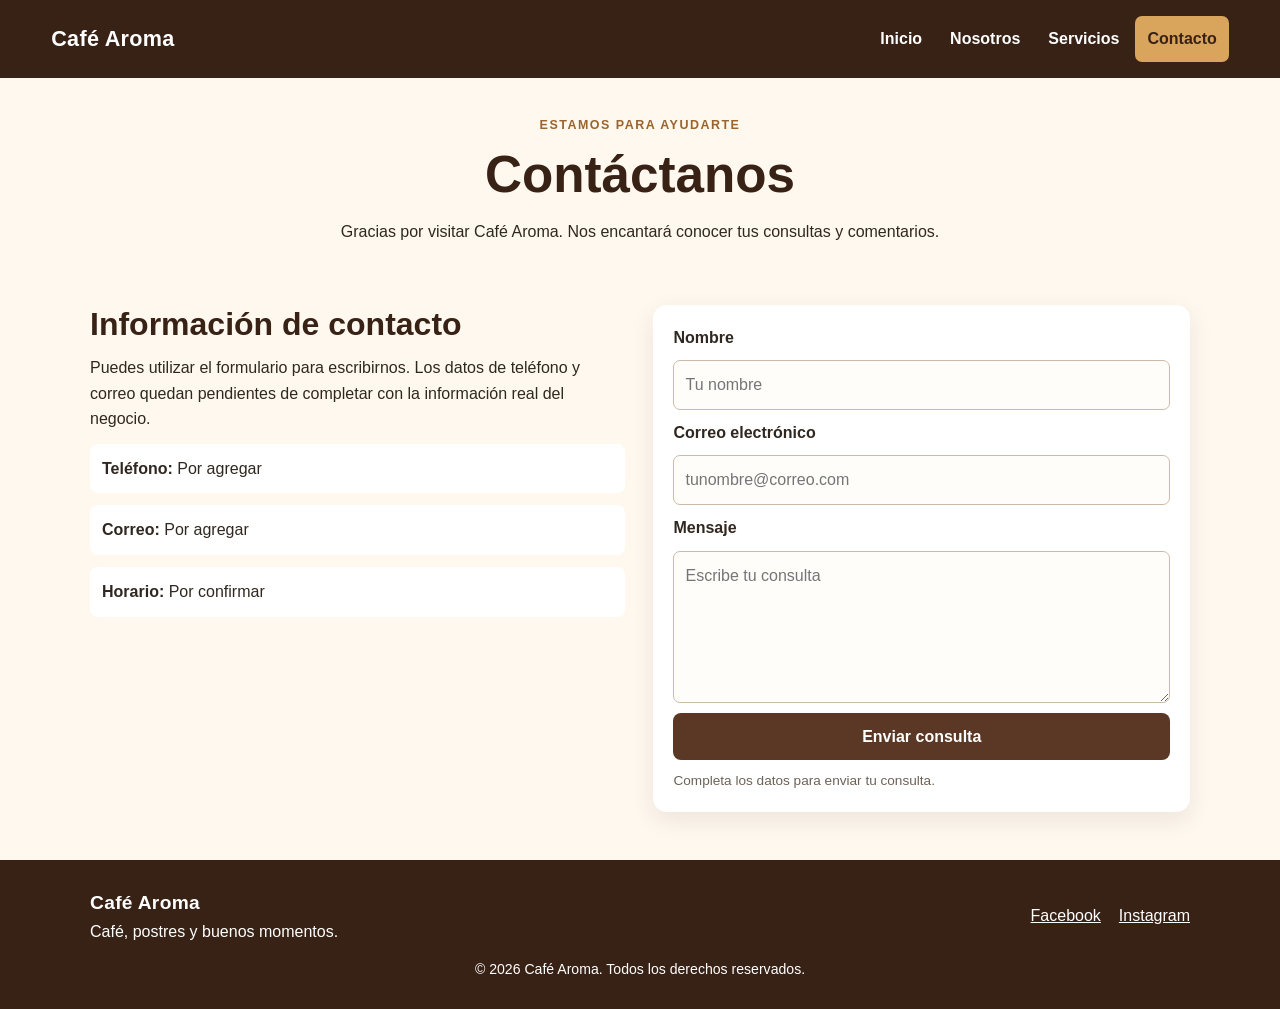
<file: contacto.html>
<!DOCTYPE html>
<html lang="es">
<head>
  <meta charset="UTF-8">
  <meta name="viewport" content="width=device-width, initial-scale=1.0">
  <meta name="description" content="Ponte en contacto con Café Aroma.">
  <title>Contacto | Café Aroma</title>
  <link rel="stylesheet" href="css/estilos.css">
  <script src="js/script.js" defer></script>
</head>

<body>

  <header class="header">
    <a class="logo" href="index.php">Café Aroma</a>

    <button class="hamburguesa" id="btnMenu" type="button"
      aria-label="Abrir menú" aria-controls="menu" aria-expanded="false">
      <span></span><span></span><span></span>
    </button>

    <nav class="menu" id="menu" aria-label="Menú principal">
      <a href="index.php">Inicio</a>
      <a href="nosotros.html">Nosotros</a>
      <a href="servicios.html">Servicios</a>
      <a href="contacto.html" aria-current="page">Contacto</a>
    </nav>
  </header>

  <main>

    <section class="pagina-encabezado contenedor">
      <p class="etiqueta">Estamos para ayudarte</p>
      <h1>Contáctanos</h1>
      <p>Gracias por visitar Café Aroma. Nos encantará conocer tus consultas y comentarios.</p>
    </section>

    <section class="contenido-pagina contenedor contacto-grid">

      <div>
        <h2>Información de contacto</h2>

        <p>
          Puedes utilizar el formulario para escribirnos.
          Los datos de teléfono y correo quedan pendientes
          de completar con la información real del negocio.
        </p>

        <div class="dato-contacto">
          <strong>Teléfono:</strong> Por agregar
        </div>

        <div class="dato-contacto">
          <strong>Correo:</strong> Por agregar
        </div>

        <div class="dato-contacto">
          <strong>Horario:</strong> Por confirmar
        </div>
      </div>

      <!-- FORMULARIO DE CONTACTO -->
      <form class="formulario"
        id="formulario-contacto"
        action="enviar.php"
        method="POST"
        novalidate>

        <div id="errores-formulario"
          role="alert"
          aria-live="polite"
          hidden>
        </div>

        <label for="nombre">Nombre</label>
        <input
          type="text"
          id="nombre"
          name="nombre"
          placeholder="Tu nombre"
          required>

        <label for="correo">Correo electrónico</label>
        <input
          type="email"
          id="correo"
          name="correo"
          placeholder="tunombre@correo.com"
          required>

        <label for="mensaje">Mensaje</label>
        <textarea
          id="mensaje"
          name="mensaje"
          rows="5"
          placeholder="Escribe tu consulta"
          required></textarea>

        <button class="boton" type="submit">
          Enviar consulta
        </button>

        <p class="nota-formulario">
          Completa los datos para enviar tu consulta.
        </p>

      </form>

    </section>

  </main>

  <footer class="footer">
    <div class="footer-contenedor contenedor">

      <div>
        <a class="logo logo-footer" href="index.php">Café Aroma</a>
        <p>Café, postres y buenos momentos.</p>
      </div>

      <div class="redes">
        <a href="https://www.facebook.com/" target="_blank"
          rel="noopener noreferrer">Facebook</a>
        <a href="https://www.instagram.com/" target="_blank"
          rel="noopener noreferrer">Instagram</a>
      </div>

      <p class="copyright">
        © 2026 Café Aroma. Todos los derechos reservados.
      </p>

    </div>
  </footer>

</body>
</html>
</file>
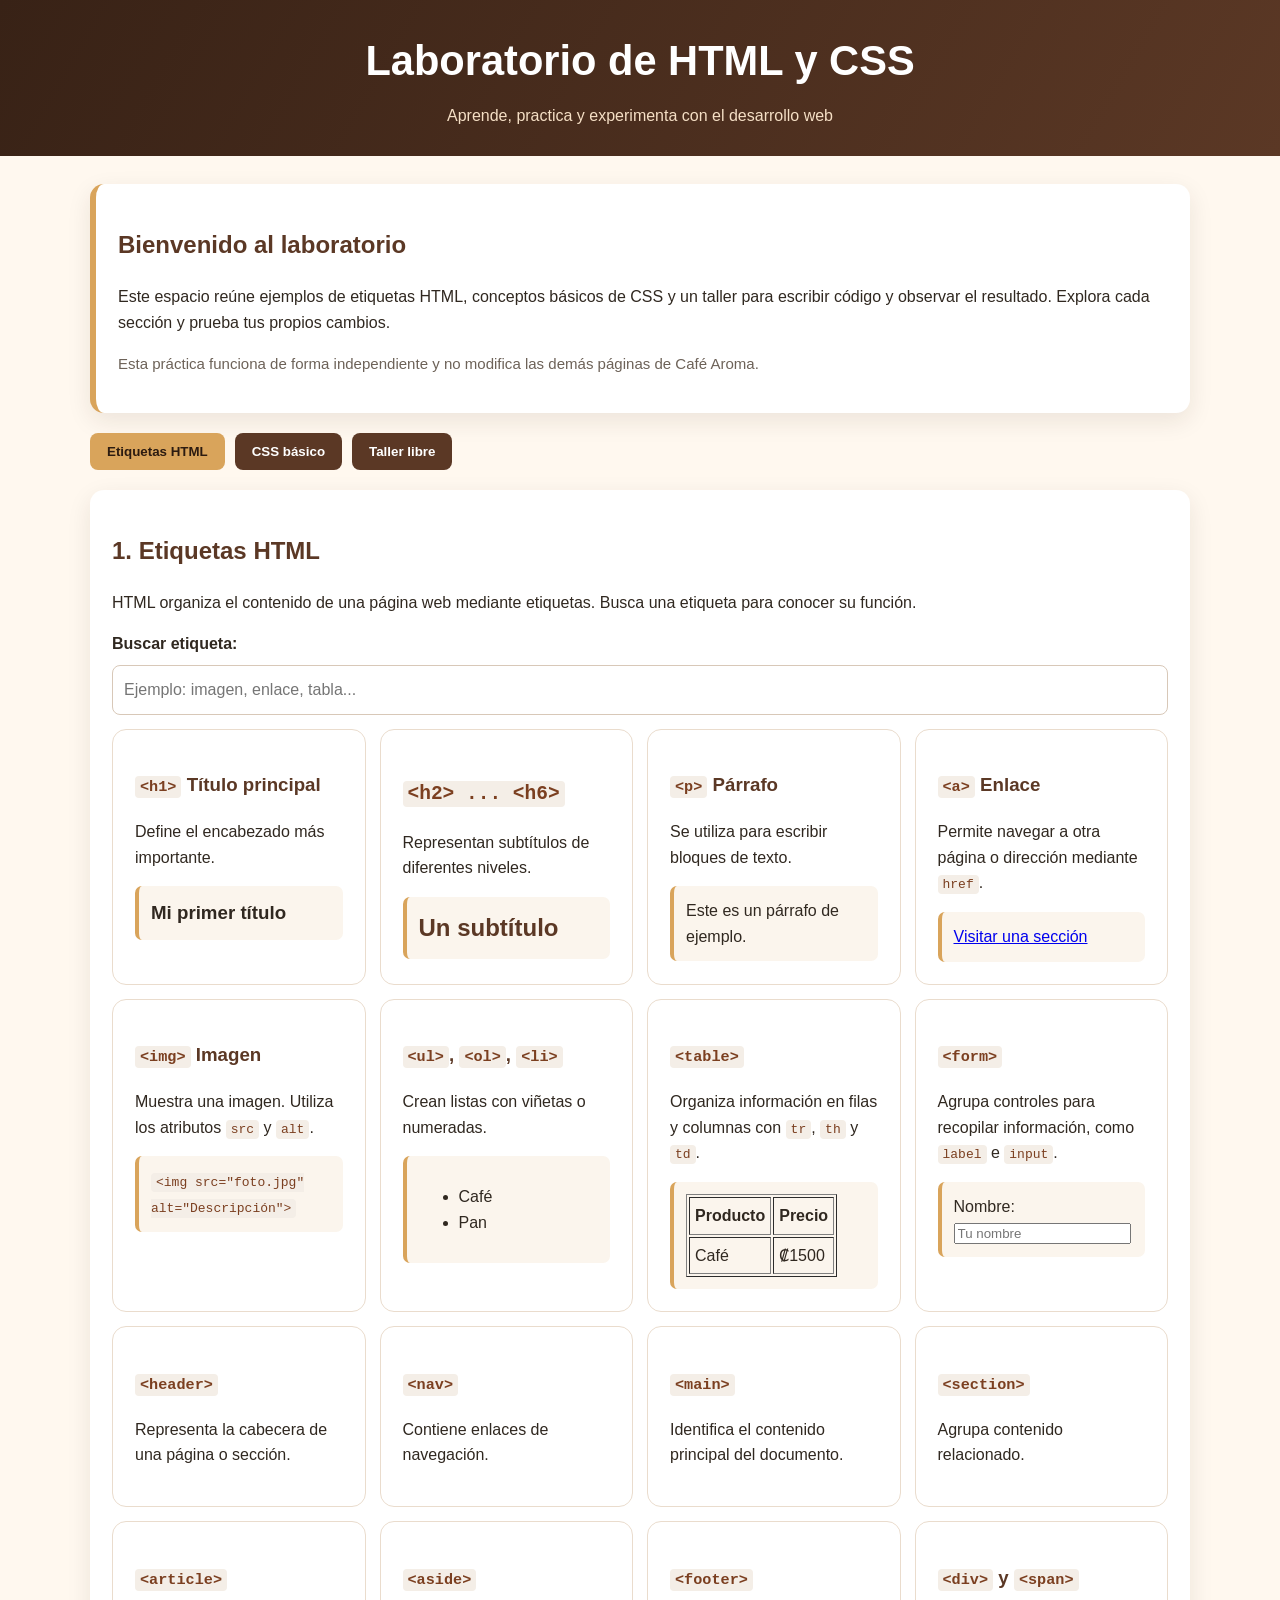
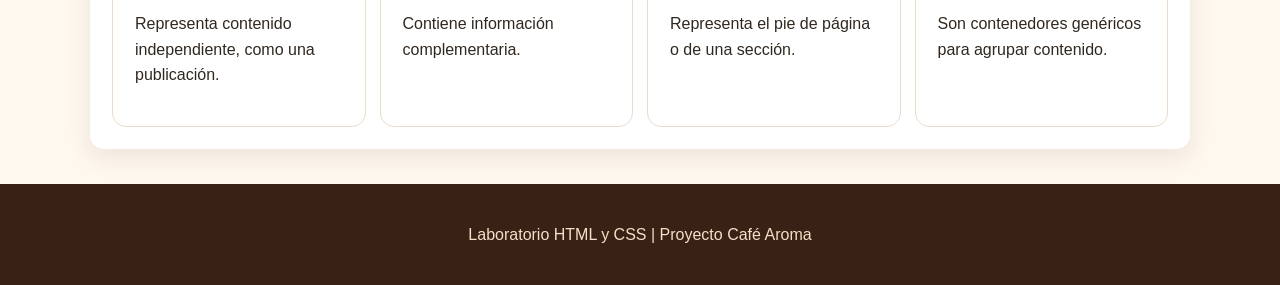
<file: laboratorio.html>
<!DOCTYPE html>
<html lang="es">
<head>
<meta charset="UTF-8">
<meta name="viewport" content="width=device-width, initial-scale=1.0">
<title>Laboratorio HTML y CSS | Café Aroma</title>
<style>
:root{--cafe:#5b3825;--oscuro:#382216;--crema:#fff8ef;--dorado:#d9a45b;--texto:#302820}
*{box-sizing:border-box}body{margin:0;font-family:Arial,sans-serif;background:var(--crema);color:var(--texto);line-height:1.6}
header{background:linear-gradient(120deg,var(--oscuro),var(--cafe));color:white;text-align:center;padding:28px 18px}
header h1{margin:0 0 8px;font-size:clamp(1.8rem,4vw,2.6rem)}header p{margin:0;color:#f5dfc5}
.contenedor{width:min(1100px,92%);margin:28px auto}.intro,.panel,.tarjeta{background:white;border-radius:14px;padding:22px;margin-bottom:20px;box-shadow:0 8px 24px #38221618}
.intro{border-left:6px solid var(--dorado)}h2,h3{color:var(--cafe)}
.pestanas{display:flex;flex-wrap:wrap;gap:10px;margin:20px 0}.pestanas button,.boton{border:0;border-radius:8px;background:var(--cafe);color:white;padding:11px 17px;font-weight:bold;cursor:pointer}
.pestanas button:hover,.boton:hover{background:var(--oscuro)}.pestanas button.activa{background:var(--dorado);color:#2c1b10}
.seccion{display:none}.seccion.activa{display:block}.campo{width:100%;padding:11px;border:1px solid #d8c8b8;border-radius:8px;font:inherit;margin:8px 0 14px}
.rejilla{display:grid;grid-template-columns:repeat(auto-fit,minmax(230px,1fr));gap:14px}.tarjeta{margin:0;box-shadow:none;border:1px solid #eadccd}
code{background:#f4eee7;color:#7b3f20;padding:2px 5px;border-radius:4px}.ejemplo{background:#fbf5ed;border-left:4px solid var(--dorado);padding:12px;border-radius:7px;margin-top:10px}
.editor-grid{display:grid;grid-template-columns:repeat(auto-fit,minmax(280px,1fr));gap:18px}
textarea{width:100%;min-height:230px;resize:vertical;border:1px solid #cdbba8;border-radius:9px;padding:12px;font:14px/1.5 Consolas,monospace;background:#211d1a;color:#f7eadb}
iframe{width:100%;min-height:280px;border:1px solid #d8c8b8;border-radius:9px;background:white}
.resultado-css{min-height:110px;padding:18px;border:2px dashed var(--dorado);border-radius:10px;background:#fffaf4;text-align:center}
.nota{color:#6d6258;font-size:.94rem}footer{text-align:center;padding:22px;background:var(--oscuro);color:#f5dfc5;margin-top:35px}
@media(max-width:600px){.contenedor{width:94%}.intro,.panel{padding:16px}.pestanas button{flex:1 1 100%}}
</style>
</head>
<body>
<header><h1>Laboratorio de HTML y CSS</h1><p>Aprende, practica y experimenta con el desarrollo web</p></header>
<main class="contenedor">
<section class="intro"><h2>Bienvenido al laboratorio</h2><p>Este espacio reúne ejemplos de etiquetas HTML, conceptos básicos de CSS y un taller para escribir código y observar el resultado. Explora cada sección y prueba tus propios cambios.</p><p class="nota">Esta práctica funciona de forma independiente y no modifica las demás páginas de Café Aroma.</p></section>
<nav class="pestanas" aria-label="Secciones del laboratorio"><button class="activa" data-seccion="html">Etiquetas HTML</button><button data-seccion="css">CSS básico</button><button data-seccion="taller">Taller libre</button></nav>

<section id="html" class="seccion activa"><div class="panel"><h2>1. Etiquetas HTML</h2><p>HTML organiza el contenido de una página web mediante etiquetas. Busca una etiqueta para conocer su función.</p>
<label for="buscar"><strong>Buscar etiqueta:</strong></label><input class="campo" id="buscar" type="search" placeholder="Ejemplo: imagen, enlace, tabla...">
<div class="rejilla" id="lista">
<article class="tarjeta" data-key="h1 titulo encabezado"><h3><code>&lt;h1&gt;</code> Título principal</h3><p>Define el encabezado más importante.</p><div class="ejemplo"><h1 style="margin:0">Mi primer título</h1></div></article>
<article class="tarjeta" data-key="h2 h3 h4 h5 h6 subtitulo"><h2><code>&lt;h2&gt; ... &lt;h6&gt;</code></h2><p>Representan subtítulos de diferentes niveles.</p><div class="ejemplo"><h2 style="margin:0">Un subtítulo</h2></div></article>
<article class="tarjeta" data-key="p parrafo texto"><h3><code>&lt;p&gt;</code> Párrafo</h3><p>Se utiliza para escribir bloques de texto.</p><div class="ejemplo">Este es un párrafo de ejemplo.</div></article>
<article class="tarjeta" data-key="a enlace link hipervinculo"><h3><code>&lt;a&gt;</code> Enlace</h3><p>Permite navegar a otra página o dirección mediante <code>href</code>.</p><div class="ejemplo"><a href="#html">Visitar una sección</a></div></article>
<article class="tarjeta" data-key="img imagen foto"><h3><code>&lt;img&gt;</code> Imagen</h3><p>Muestra una imagen. Utiliza los atributos <code>src</code> y <code>alt</code>.</p><div class="ejemplo"><code>&lt;img src="foto.jpg" alt="Descripción"&gt;</code></div></article>
<article class="tarjeta" data-key="ul ol li lista"><h3><code>&lt;ul&gt;</code>, <code>&lt;ol&gt;</code>, <code>&lt;li&gt;</code></h3><p>Crean listas con viñetas o numeradas.</p><div class="ejemplo"><ul><li>Café</li><li>Pan</li></ul></div></article>
<article class="tarjeta" data-key="table tr th td tabla"><h3><code>&lt;table&gt;</code></h3><p>Organiza información en filas y columnas con <code>tr</code>, <code>th</code> y <code>td</code>.</p><div class="ejemplo"><table border="1" cellpadding="5"><tr><th>Producto</th><th>Precio</th></tr><tr><td>Café</td><td>₡1500</td></tr></table></div></article>
<article class="tarjeta" data-key="form input label button formulario"><h3><code>&lt;form&gt;</code></h3><p>Agrupa controles para recopilar información, como <code>label</code> e <code>input</code>.</p><div class="ejemplo"><label>Nombre: <input placeholder="Tu nombre"></label></div></article>
<article class="tarjeta" data-key="header encabezado"><h3><code>&lt;header&gt;</code></h3><p>Representa la cabecera de una página o sección.</p></article>
<article class="tarjeta" data-key="nav navegacion menu"><h3><code>&lt;nav&gt;</code></h3><p>Contiene enlaces de navegación.</p></article>
<article class="tarjeta" data-key="main principal"><h3><code>&lt;main&gt;</code></h3><p>Identifica el contenido principal del documento.</p></article>
<article class="tarjeta" data-key="section seccion"><h3><code>&lt;section&gt;</code></h3><p>Agrupa contenido relacionado.</p></article>
<article class="tarjeta" data-key="article articulo"><h3><code>&lt;article&gt;</code></h3><p>Representa contenido independiente, como una publicación.</p></article>
<article class="tarjeta" data-key="aside lateral"><h3><code>&lt;aside&gt;</code></h3><p>Contiene información complementaria.</p></article>
<article class="tarjeta" data-key="footer pie"><h3><code>&lt;footer&gt;</code></h3><p>Representa el pie de página o de una sección.</p></article>
<article class="tarjeta" data-key="div span contenedor"><h3><code>&lt;div&gt;</code> y <code>&lt;span&gt;</code></h3><p>Son contenedores genéricos para agrupar contenido.</p></article>
</div><p id="sin" class="nota" hidden>No se encontraron etiquetas con esa búsqueda.</p></div></section>

<section id="css" class="seccion"><div class="panel"><h2>2. CSS básico</h2><p>CSS permite dar estilo a los elementos HTML: colores, tamaños, espacios, bordes y distribución.</p><div class="rejilla">
<article class="tarjeta"><h3>Selector y color</h3><p>El selector indica qué elemento se modifica. <code>color</code> cambia el color del texto.</p><div class="ejemplo"><code>p { color: brown; }</code></div></article>
<article class="tarjeta"><h3>Tipografía</h3><p><code>font-family</code> cambia el tipo de letra y <code>font-size</code> su tamaño.</p><div class="ejemplo"><code>h2 { font-size: 24px; }</code></div></article>
<article class="tarjeta"><h3>Fondo y bordes</h3><p><code>background-color</code> establece el fondo y <code>border</code> agrega un borde.</p><div class="ejemplo"><code>div { border: 1px solid #333; }</code></div></article>
<article class="tarjeta"><h3>Modelo de caja</h3><p>Incluye contenido, relleno (<code>padding</code>), borde y margen (<code>margin</code>).</p><div class="ejemplo" style="padding:12px;border:3px solid #b77a40;margin:8px">Contenido dentro de la caja</div></article>
<article class="tarjeta"><h3>Flexbox</h3><p><code>display: flex</code> facilita distribuir elementos en filas o columnas.</p><div class="ejemplo" style="display:flex;justify-content:space-around"><span>Uno</span><span>Dos</span><span>Tres</span></div></article>
<article class="tarjeta"><h3>Unidades</h3><p><code>px</code> representa píxeles, <code>%</code> es relativo al contenedor y <code>rem</code> al tamaño de letra raíz.</p></article>
</div></div>
<div class="panel"><h3>Prueba algunas propiedades CSS</h3><p>Modifica los controles y observa el resultado.</p>
<label for="color">Color del texto</label><select class="campo" id="color"><option value="#5b3825">Café</option><option value="#2563a6">Azul</option><option value="#287447">Verde</option><option value="#a83232">Rojo</option></select>
<label for="tamano">Tamaño del texto: <span id="valor">20</span> px</label><input class="campo" id="tamano" type="range" min="14" max="32" value="20">
<label for="fondo">Color de fondo</label><select class="campo" id="fondo"><option value="#fffaf4">Crema</option><option value="#f3e1ce">Beige</option><option value="#e5edf7">Azul claro</option><option value="#e3f1e7">Verde claro</option></select>
<div class="resultado-css" id="muestra">¡Estoy practicando CSS!</div></div></section>

<section id="taller" class="seccion"><div class="panel"><h2>3. Taller libre</h2><p>Escribe o modifica el código HTML y CSS. Presiona <strong>Ejecutar código</strong> para ver el resultado.</p>
<div class="editor-grid"><div><h3>Código HTML</h3><textarea id="htmlCode" spellcheck="false"><h1>Mi página de práctica</h1>
<p>Estoy aprendiendo HTML y CSS.</p>
<button>Mi primer botón</button></textarea></div>
<div><h3>Código CSS</h3><textarea id="cssCode" spellcheck="false">body {
  font-family: Arial, sans-serif;
  padding: 20px;
  color: #5b3825;
}
h1 { color: #9a5b2e; }
button {
  background: #5b3825;
  color: white;
  padding: 10px 16px;
  border: 0;
  border-radius: 6px;
}</textarea></div></div>
<p><button class="boton" id="ejecutar">Ejecutar código</button> <button class="boton" id="reset">Restablecer ejemplo</button></p><h3>Vista previa</h3><iframe id="preview" title="Vista previa del código"></iframe><p class="nota">Puedes probar títulos, párrafos, listas, botones e imágenes con una dirección válida.</p></div></section>
</main>
<footer><p>Laboratorio HTML y CSS | Proyecto Café Aroma</p></footer>
<script>
document.addEventListener("DOMContentLoaded", function () {
    const tabs = document.querySelectorAll(".pestanas button");
    const sections = document.querySelectorAll(".seccion");

    tabs.forEach(function (button) {
        button.addEventListener("click", function () {
            tabs.forEach(function (tab) { tab.classList.remove("activa"); });
            sections.forEach(function (section) { section.classList.remove("activa"); });
            button.classList.add("activa");
            const target = document.getElementById(button.dataset.seccion);
            if (target) target.classList.add("activa");
        });
    });

    const search = document.getElementById("buscar");
    const cards = document.querySelectorAll("#lista .tarjeta");
    const noResults = document.getElementById("sin");

    search.addEventListener("input", function () {
        let found = 0;
        const term = search.value.toLowerCase().trim();
        cards.forEach(function (card) {
            const content = (card.innerText + " " + card.dataset.key).toLowerCase();
            const visible = content.includes(term);
            card.hidden = !visible;
            if (visible) found++;
        });
        noResults.hidden = found !== 0;
    });

    const color = document.getElementById("color");
    const size = document.getElementById("tamano");
    const background = document.getElementById("fondo");
    const sample = document.getElementById("muestra");
    const sizeValue = document.getElementById("valor");

    function updateCssExample() {
        sample.style.color = color.value;
        sample.style.fontSize = size.value + "px";
        sample.style.backgroundColor = background.value;
        sizeValue.textContent = size.value;
    }

    color.addEventListener("change", updateCssExample);
    background.addEventListener("change", updateCssExample);
    size.addEventListener("input", updateCssExample);
    updateCssExample();

    const htmlEditor = document.getElementById("htmlCode");
    const cssEditor = document.getElementById("cssCode");
    const preview = document.getElementById("preview");
    const initialHTML = htmlEditor.value;
    const initialCSS = cssEditor.value;

    function runCode() {
        const previewDocument =
            "<!DOCTYPE html>" +
            '<html lang="es">' +
            "<head>" +
            '<meta charset="UTF-8">' +
            '<meta name="viewport" content="width=device-width, initial-scale=1.0">' +
            "<style>" + cssEditor.value + "</style>" +
            "</head>" +
            "<" + "body>" + htmlEditor.value + "<" + "/body>" +
            "<" + "/html>";
        preview.srcdoc = previewDocument;
    }

    document.getElementById("ejecutar").addEventListener("click", runCode);
    document.getElementById("reset").addEventListener("click", function () {
        htmlEditor.value = initialHTML;
        cssEditor.value = initialCSS;
        runCode();
    });

    runCode();
});
</script>
</body>
</html>
</file>
<file: css/estilos.css>
/* Café Aroma - Proyecto 2 | CSS mobile first */
:root {
  --cafe: #5b3825;
  --cafe-oscuro: #382216;
  --crema: #fff8ef;
  --dorado: #d9a45b;
  --texto: #302820;
  --blanco: #ffffff;
  --ancho-maximo: 1100px;
  --radio: 14px;
  --sombra: 0 8px 24px rgba(56, 34, 22, 0.09);
}
* { box-sizing: border-box; margin: 0; padding: 0; }
html { scroll-behavior: smooth; }
body { font-family: Arial, sans-serif; background: var(--crema); color: var(--texto); line-height: 1.6; }
img { display: block; max-width: 100%; height: auto; }
a { color: inherit; }
button, input, textarea { font: inherit; }
.contenedor { width: min(92%, var(--ancho-maximo)); margin-inline: auto; }
.header { display: flex; align-items: center; justify-content: space-between; flex-wrap: wrap; gap: 14px; padding: 16px 4%; background: var(--cafe-oscuro); color: var(--blanco); }
.logo { color: var(--blanco); font-size: 1.35rem; font-weight: 700; text-decoration: none; letter-spacing: .3px; }
.hamburguesa { width: 44px; height: 42px; border: 1px solid rgba(255,255,255,.35); border-radius: 8px; background: transparent; display: flex; flex-direction: column; justify-content: center; align-items: center; gap: 5px; cursor: pointer; }
.hamburguesa span { width: 23px; height: 2px; background: var(--blanco); border-radius: 2px; transition: transform .25s ease, opacity .2s ease; }
.hamburguesa.activo span:first-child { transform: translateY(7px) rotate(45deg); }
.hamburguesa.activo span:nth-child(2) { opacity: 0; }
.hamburguesa.activo span:last-child { transform: translateY(-7px) rotate(-45deg); }
.menu { display: none; flex-basis: 100%; flex-direction: column; gap: 4px; }
.menu.menu-abierto { display: flex; }
.menu a { color: var(--blanco); text-decoration: none; padding: 10px 12px; border-radius: 7px; font-weight: 700; }
.menu a:hover, .menu a[aria-current="page"] { background: var(--dorado); color: var(--cafe-oscuro); }
.portada { display: flex; flex-direction: column; gap: 24px; align-items: center; padding-block: 34px; }
.portada-texto { width: 100%; }
.etiqueta { color: #9b642c; text-transform: uppercase; letter-spacing: 1.5px; font-size: .78rem; font-weight: 700; margin-bottom: 8px; }
h1, h2, h3 { color: var(--cafe-oscuro); line-height: 1.2; }
h1 { font-size: clamp(2rem, 7vw, 3.2rem); margin-bottom: 14px; }
h2 { font-size: clamp(1.5rem, 4vw, 2rem); margin-bottom: 12px; }
h3 { font-size: 1.15rem; margin-bottom: 8px; }
.portada p:not(.etiqueta), .pagina-encabezado > p:last-child { max-width: 620px; margin-bottom: 20px; }
.portada > img { width: 100%; max-height: 340px; object-fit: cover; border-radius: var(--radio); box-shadow: var(--sombra); }
.boton { display: inline-block; padding: 11px 18px; border: 0; border-radius: 8px; background: var(--cafe); color: var(--blanco); text-decoration: none; font-weight: 700; cursor: pointer; transition: background .2s ease, transform .2s ease; }
.boton:hover { background: var(--cafe-oscuro); transform: translateY(-2px); }
.boton-secundario { padding: 9px 13px; font-size: .92rem; }
.seccion { padding-block: 26px 38px; }
.encabezado-seccion { margin-bottom: 20px; text-align: center; }
.encabezado-seccion p:last-child { max-width: 650px; margin-inline: auto; }
.cards { display: flex; flex-wrap: wrap; gap: 18px; }
.card { flex: 1 1 100%; min-width: 0; overflow: hidden; background: var(--blanco); border: 1px solid #ead9c6; border-radius: var(--radio); box-shadow: var(--sombra); transition: transform .2s ease, box-shadow .2s ease; }
.card:hover { transform: translateY(-4px); box-shadow: 0 12px 28px rgba(56,34,22,.15); }
.card img { width: 100%; height: 190px; object-fit: cover; }
.card-contenido { padding: 18px; display: flex; flex-direction: column; align-items: flex-start; gap: 8px; }
.card-contenido p { flex: 1; }
.preguntas { padding-bottom: 48px; }
.accordion { display: flex; flex-direction: column; gap: 10px; }
.accordion-item { background: var(--blanco); border: 1px solid #ead9c6; border-radius: 10px; overflow: hidden; }
.accordion-titulo { display: flex; justify-content: space-between; align-items: center; gap: 12px; width: 100%; padding: 16px; border: 0; background: var(--blanco); color: var(--cafe-oscuro); text-align: left; font-weight: 700; cursor: pointer; }
.accordion-titulo span { font-size: 1.4rem; color: var(--cafe); }
.accordion-contenido { display: none; padding: 0 16px 16px; }
.accordion-item.activo .accordion-contenido { display: block; }
.accordion-item.activo .accordion-titulo span { transform: rotate(45deg); }
.pagina-encabezado { padding-block: 38px 20px; text-align: center; }
.pagina-encabezado > p:last-child { margin-inline: auto; }
.contenido-pagina { padding-block: 20px 48px; }
.dos-columnas { display: flex; flex-direction: column; gap: 24px; align-items: flex-start; }
.imagen-destacada { width: 100%; max-height: 340px; object-fit: cover; border-radius: var(--radio); }
.dos-columnas h2:not(:first-child) { margin-top: 20px; }
.dos-columnas .boton { margin-top: 20px; }
.servicio-fila { display: flex; flex-direction: column; gap: 18px; padding: 18px; margin-bottom: 18px; background: var(--blanco); border-radius: var(--radio); box-shadow: var(--sombra); }
.servicio-fila img { width: 100%; height: 190px; object-fit: cover; border-radius: 10px; }
.llamado { padding: 24px; margin-top: 24px; background: #f3e3cf; border-radius: var(--radio); text-align: center; }
.llamado p { margin-bottom: 16px; }
.contacto-grid { display: flex; flex-direction: column; gap: 28px; }
.dato-contacto { margin-top: 12px; padding: 12px; background: var(--blanco); border-radius: 8px; }
.formulario { display: flex; flex-direction: column; gap: 10px; padding: 20px; background: var(--blanco); border-radius: var(--radio); box-shadow: var(--sombra); }
.formulario label { font-weight: 700; }
.formulario input, .formulario textarea { width: 100%; padding: 11px; border: 1px solid #cdbba8; border-radius: 7px; background: #fffdfa; color: var(--texto); }
.formulario input:focus, .formulario textarea:focus { outline: 2px solid var(--dorado); border-color: var(--dorado); }
.nota-formulario { color: #6d6258; font-size: .85rem; }
.footer { padding: 28px 0; background: var(--cafe-oscuro); color: var(--blanco); }
.footer-contenedor { display: flex; flex-direction: column; align-items: center; gap: 14px; text-align: center; }
.logo-footer { font-size: 1.2rem; }
.redes { display: flex; gap: 18px; }
.redes a { color: var(--blanco); }
.copyright { font-size: .88rem; }

/* 501 px: dos tarjetas por fila */
@media (min-width: 501px) {
  .card { flex-basis: calc(50% - 9px); }
  .servicio-fila { flex-direction: row; align-items: center; }
  .servicio-fila img { width: 38%; flex: 0 0 38%; }
  .footer-contenedor { flex-direction: row; justify-content: space-between; flex-wrap: wrap; text-align: left; }
  .copyright { flex-basis: 100%; text-align: center; }
}

/* 701 px: más espacio y columnas equilibradas */
@media (min-width: 701px) {
  .header { padding-inline: 4%; }
  .portada { flex-direction: row; padding-block: 54px; }
  .portada-texto, .portada > img { width: 50%; }
  .portada > img { max-height: 380px; }
  .dos-columnas { flex-direction: row; }
  .dos-columnas > * { width: 50%; }
  .imagen-destacada { position: sticky; top: 20px; }
  .contacto-grid { flex-direction: row; align-items: flex-start; }
  .contacto-grid > * { width: 50%; }
}

/* 991 px: menú horizontal y tres tarjetas por fila */
@media (min-width: 991px) {
  .header { flex-wrap: nowrap; }
  .hamburguesa { display: none; }
  .menu { display: flex; flex-basis: auto; flex-direction: row; align-items: center; }
  .card { flex-basis: calc(33.333% - 12px); }
}
</file>
